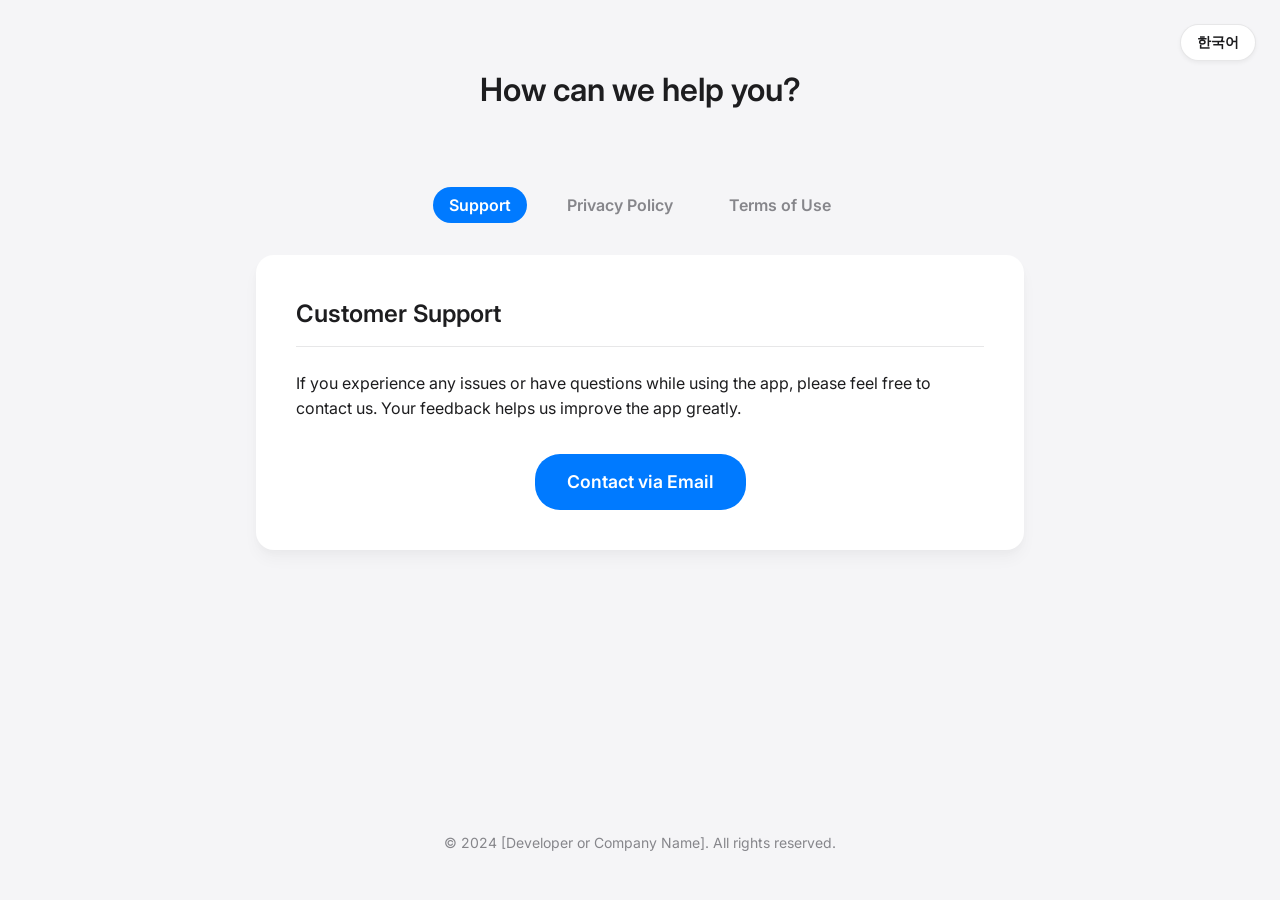
<file: index.html>
<!DOCTYPE html>
<html lang="ko">
<head>
    <meta charset="UTF-8">
    <meta name="viewport" content="width=device-width, initial-scale=1.0">
    <title>App Support</title>
    <link href="https://fonts.googleapis.com/css2?family=Inter:wght@300;400;600&display=swap" rel="stylesheet">
    <style>
        :root {
            /* 애플 스타일의 모던한 컬러 팔레트 */
            --primary-color: #007aff;
            --background-color: #f5f5f7;
            --text-color: #1d1d1f;
            --card-background: #ffffff;
        }

        /* 다크 모드 지원 */
        @media (prefers-color-scheme: dark) {
            :root {
                --primary-color: #0a84ff;
                --background-color: #000000;
                --text-color: #f5f5f7;
                --card-background: #1c1c1e;
            }
        }

        body {
            font-family: 'Inter', -apple-system, BlinkMacSystemFont, "Segoe UI", Roboto, Helvetica, Arial, sans-serif;
            background-color: var(--background-color);
            color: var(--text-color);
            line-height: 1.6;
            margin: 0;
            padding: 0;
            display: flex;
            flex-direction: column;
            min-height: 100vh;
        }

        header {
            text-align: center;
            padding: 4rem 1rem 2rem;
            position: relative;
        }

        header h2 {
            font-size: 2rem;
            font-weight: 600;
            margin: 0 0 0.5rem 0;
        }

        /* 언어 선택 토글 버튼 */
        .lang-toggle {
            position: absolute;
            top: 1.5rem;
            right: 1.5rem;
            background-color: var(--card-background);
            border: 1px solid rgba(134, 134, 139, 0.2);
            padding: 0.5rem 1rem;
            border-radius: 20px;
            cursor: pointer;
            font-size: 0.875rem;
            font-weight: 600;
            color: var(--text-color);
            transition: all 0.2s ease;
            box-shadow: 0 2px 4px rgba(0,0,0,0.05);
            font-family: inherit;
        }

        .lang-toggle:hover {
            transform: translateY(-1px);
            box-shadow: 0 4px 8px rgba(0,0,0,0.1);
            background-color: rgba(134, 134, 139, 0.05);
        }

        main {
            flex: 1;
            max-width: 800px;
            margin: 0 auto;
            padding: 2rem 1rem;
            width: 100%;
            box-sizing: border-box;
        }

        /* 내비게이션 탭 */
        .nav-links {
            display: flex;
            justify-content: center;
            gap: 1.5rem;
            margin-bottom: 2rem;
            flex-wrap: wrap;
        }

        .nav-links button {
            background: none;
            border: none;
            color: #86868b;
            font-size: 1rem;
            font-weight: 600;
            cursor: pointer;
            padding: 0.5rem 1rem;
            border-radius: 20px;
            transition: all 0.2s ease;
            font-family: inherit;
        }

        .nav-links button:hover {
            color: var(--text-color);
            background-color: rgba(134, 134, 139, 0.1);
        }

        .nav-links button.active {
            color: white;
            background-color: var(--primary-color);
        }

        /* 콘텐츠 카드 */
        .section-card {
            background-color: var(--card-background);
            border-radius: 18px;
            padding: 2.5rem;
            box-shadow: 0 4px 6px rgba(0, 0, 0, 0.02), 0 10px 15px rgba(0, 0, 0, 0.03);
        }

        .section-card h2 {
            font-size: 1.5rem;
            font-weight: 600;
            margin-top: 0;
            margin-bottom: 1.5rem;
            border-bottom: 1px solid rgba(134, 134, 139, 0.2);
            padding-bottom: 0.75rem;
        }
        
        .section-card h3 {
            font-size: 1.1rem;
            font-weight: 600;
            margin-top: 1.5rem;
            margin-bottom: 0.5rem;
        }

        /* 연락처 버튼 */
        .contact-action {
            text-align: center;
            margin-top: 2rem;
        }

        .contact-email {
            display: inline-block;
            background-color: var(--primary-color);
            color: white;
            text-decoration: none;
            padding: 0.875rem 2rem;
            border-radius: 25px;
            font-weight: 600;
            font-size: 1.1rem;
            transition: transform 0.2s ease, opacity 0.2s ease;
        }

        .contact-email:hover {
            opacity: 0.9;
            transform: scale(1.02);
        }

        footer {
            text-align: center;
            padding: 3rem 1rem 2rem;
            color: #86868b;
            font-size: 0.875rem;
        }

        /* 탭 전환 애니메이션 */
        .content-section {
            display: none;
            animation: fadeIn 0.3s ease;
        }

        .content-section.active {
            display: block;
        }

        @keyframes fadeIn {
            from { opacity: 0; transform: translateY(10px); }
            to { opacity: 1; transform: translateY(0); }
        }

        /* 언어별 표시 제어 CSS */
        body[data-lang="en"] .lang-ko { display: none !important; }
        body[data-lang="ko"] .lang-en { display: none !important; }

        /* 블록 요소 유지 */
        .content-section p.lang-en, .content-section h2.lang-en, .content-section h3.lang-en,
        .content-section p.lang-ko, .content-section h2.lang-ko, .content-section h3.lang-ko {
            display: block;
        }
        
        /* 인라인 요소 유지 */
        span.lang-en, span.lang-ko {
            display: inline;
        }
    </style>
</head>
<body data-lang="ko">
    <header>
        <button class="lang-toggle" onclick="toggleLanguage()">English</button>
        <h2>
            <span class="lang-ko">무엇을 도와드릴까요?</span>
            <span class="lang-en">How can we help you?</span>
        </h2>
    </header>

    <main>
        <div class="nav-links">
            <button onclick="showSection('support', this)" class="active">
                <span class="lang-ko">고객 지원</span>
                <span class="lang-en">Support</span>
            </button>
            <button onclick="showSection('privacy', this)">
                <span class="lang-ko">개인정보처리방침</span>
                <span class="lang-en">Privacy Policy</span>
            </button>
            <button onclick="showSection('terms', this)">
                <span class="lang-ko">이용약관</span>
                <span class="lang-en">Terms of Use</span>
            </button>
        </div>

        <div class="section-card">
            <!-- 고객 지원 탭 -->
            <section id="support" class="content-section active">
                <h2 class="lang-ko">고객 지원</h2>
                <h2 class="lang-en">Customer Support</h2>
                
                <p class="lang-ko">앱 사용 중 불편한 점이 있으시거나 궁금한 점이 있으시면 언제든지 편하게 문의해 주세요. 의견을 남겨주시면 앱 개선에 큰 도움이 됩니다.</p>
                <p class="lang-en">If you experience any issues or have questions while using the app, please feel free to contact us. Your feedback helps us improve the app greatly.</p>
                
                <div class="contact-action">
                    <a href="mailto:iisjoong.app@icloud.com" class="contact-email">
                        <span class="lang-ko">이메일 문의하기</span>
                        <span class="lang-en">Contact via Email</span>
                    </a>
                </div>
            </section>

            <!-- 개인정보처리방침 탭 -->
            <section id="privacy" class="content-section">
                <h2 class="lang-ko">개인정보처리방침 (Privacy Policy)</h2>
                <h2 class="lang-en">Privacy Policy</h2>
                
                <p class="lang-ko">본 앱은 사용자의 개인정보와 건강 정보를 중요하게 생각하며, 다음과 같이 처리합니다.</p>
                <p class="lang-en">We value your personal information and health data, and handle them as follows.</p>
                
                <h3 class="lang-ko">1. 수집하는 정보</h3>
                <h3 class="lang-en">1. Information We Collect</h3>
                <p class="lang-ko">본 앱은 사용자의 동의를 받은 경우에 한해 Apple HealthKit을 통해 건강 관련 데이터를 읽을 수 있습니다. 예를 들어, 앱 기능 제공을 위해 다음과 같은 데이터에 접근할 수 있습니다.</p>
                <p class="lang-en">With your consent, this app may read health-related data through Apple HealthKit. For example, the app may access the following data to provide its core features.</p>
                <ul class="lang-ko">
                    <li>손목온도</li>
                    <li>수면</li>
                    <li>심박변이</li>
                    <li>심박수</li>
                    <li>혈중 산소</li>
                    <li>호흡수</li>
                </ul>
                <ul class="lang-en">
                    <li>Wrist Temperature</li>
                    <li>Sleep</li>
                    <li>Heart Rate Variability</li>
                    <li>Heart Rate</li>
                    <li>Blood Oxygen</li>
                    <li>Respiratory Rate</li>
                </ul>
                
                <h3 class="lang-ko">2. 정보 이용 목적</h3>
                <h3 class="lang-en">2. Purpose of Use</h3>
                <p class="lang-ko">수집된 정보는 다음 목적에 한해 사용됩니다.</p>
                <p class="lang-en">The collected information is used only for the following purposes.</p>
                <ul class="lang-ko">
                    <li>수면 및 건강 기록 조회 및 분석</li>
                    <li>통계 제공</li>
                    <li>앱의 핵심 기능 제공</li>
                </ul>
                <ul class="lang-en">
                    <li>Viewing and analyzing sleep and health records</li>
                    <li>Providing statistics</li>
                    <li>Providing the core functionality of the app</li>
                </ul>
                
                <h3 class="lang-ko">3. 저장 및 전송</h3>
                <h3 class="lang-en">3. Storage and Transmission</h3>
                <p class="lang-ko">본 앱이 읽은 데이터는 원칙적으로 사용자 기기 내부에서만 처리되며, 별도의 외부 서버로 전송하거나 저장하지 않습니다. 또한 사용자의 건강 데이터를 제3자에게 판매하거나 마케팅 목적으로 공유하지 않습니다.</p>
                <p class="lang-en">Data read by this app is, in principle, processed only on the user’s device and is not transmitted to or stored on external servers. In addition, the app does not sell health data to third parties or share it for marketing purposes.</p>
                
                <h3 class="lang-ko">4. 사용자 통제</h3>
                <h3 class="lang-en">4. User Control</h3>
                <p class="lang-ko">사용자는 언제든지 iPhone의 건강 앱(Health) 또는 설정에서 본 앱의 HealthKit 접근 권한을 확인하고 철회할 수 있습니다.</p>
                <p class="lang-en">You can review and revoke this app’s HealthKit permissions at any time in the iPhone Health app or Settings.</p>
                
                <h3 class="lang-ko">5. 데이터 보관 및 삭제</h3>
                <h3 class="lang-en">5. Data Retention and Deletion</h3>
                <p class="lang-ko">앱 내부에 저장된 데이터는 사용자가 앱을 삭제하면 함께 삭제될 수 있습니다. 단, Apple Health 앱에 저장된 원본 건강 데이터는 Apple의 정책 및 사용자의 기기 설정에 따라 별도로 관리됩니다.</p>
                <p class="lang-en">Data stored within the app may be deleted when the app is removed. However, the original health data stored in the Apple Health app is managed separately according to Apple’s policies and your device settings.</p>
                
                <h3 class="lang-ko">6. 문의</h3>
                <h3 class="lang-en">6. Contact</h3>
                <p class="lang-ko">개인정보 처리와 관련한 문의가 있는 경우 아래 연락처로 문의해 주세요.<br>이메일: iisjoong.app@icloud.com</p>
                <p class="lang-en">If you have any questions regarding privacy, please contact us at:<br>Email: iisjoong.app@icloud.com</p>
            </section>

            <!-- 이용약관 탭 -->
            <section id="terms" class="content-section">
                <h2 class="lang-ko">이용약관 (Terms of Use)</h2>
                <h2 class="lang-en">Terms of Use</h2>
                
                <p class="lang-ko">본 이용약관은 향후 앱 기능 추가에 따라 변경될 수 있으며, 주요 변경 사항이 있을 경우 앱 내 공지를 통해 안내해 드립니다.</p>
                <p class="lang-en">These terms of use may change subject to future app feature additions. In case of major changes, we will notify you through an in-app announcement.</p>
                
                <h3 class="lang-ko">1. 서비스 이용</h3>
                <h3 class="lang-en">1. Use of Service</h3>
                <p class="lang-ko">사용자는 본 약관 및 관련 법령을 준수하여 앱 서비스를 정상적으로 이용할 권리가 있습니다.</p>
                <p class="lang-en">Users have the right to normally use the app services in compliance with these terms and related laws.</p>
                
                <h3 class="lang-ko">2. 면책 조항</h3>
                <h3 class="lang-en">2. Disclaimer</h3>
                <p class="lang-ko">앱을 통해 제공되는 정보나 서비스의 이용으로 인해 발생하는 결과에 대한 모든 책임은 기본적으로 사용자 본인에게 있습니다.</p>
                <p class="lang-en">Users are fundamentally responsible for all consequences arising from the use of information or services provided through the app.</p>
            </section>
        </div>
    </main>

    <footer>
        <p class="lang-ko">&copy; 2024 [개발자 또는 회사 이름]. All rights reserved.</p>
        <p class="lang-en">&copy; 2024 [Developer or Company Name]. All rights reserved.</p>
    </footer>

    <script>
        // 초기 로딩 시 브라우저 언어 감지하여 영어권 사용자면 영어로 셋팅
        document.addEventListener('DOMContentLoaded', () => {
            const userLang = navigator.language || navigator.userLanguage;
            if (userLang.startsWith('en')) {
                setLanguage('en');
            }
        });

        function showSection(sectionId, clickedBtn) {
            // 모든 섹션 숨기기
            document.querySelectorAll('.content-section').forEach(section => {
                section.classList.remove('active');
            });
            // 선택한 섹션만 보이기
            document.getElementById(sectionId).classList.add('active');

            // 탭 버튼 활성화 상태 업데이트
            document.querySelectorAll('.nav-links button').forEach(btn => {
                btn.classList.remove('active');
            });
            clickedBtn.classList.add('active');
        }

        // 언어 토글 함수
        function toggleLanguage() {
            const currentLang = document.body.getAttribute('data-lang');
            if (currentLang === 'ko') {
                setLanguage('en');
            } else {
                setLanguage('ko');
            }
        }

        // 언어 설정 적용
        function setLanguage(lang) {
            document.body.setAttribute('data-lang', lang);
            document.documentElement.lang = lang;
            const toggleBtn = document.querySelector('.lang-toggle');
            if (lang === 'ko') {
                toggleBtn.textContent = 'English';
            } else {
                toggleBtn.textContent = '한국어';
            }
        }
    </script>
</body>
</html>
</file>
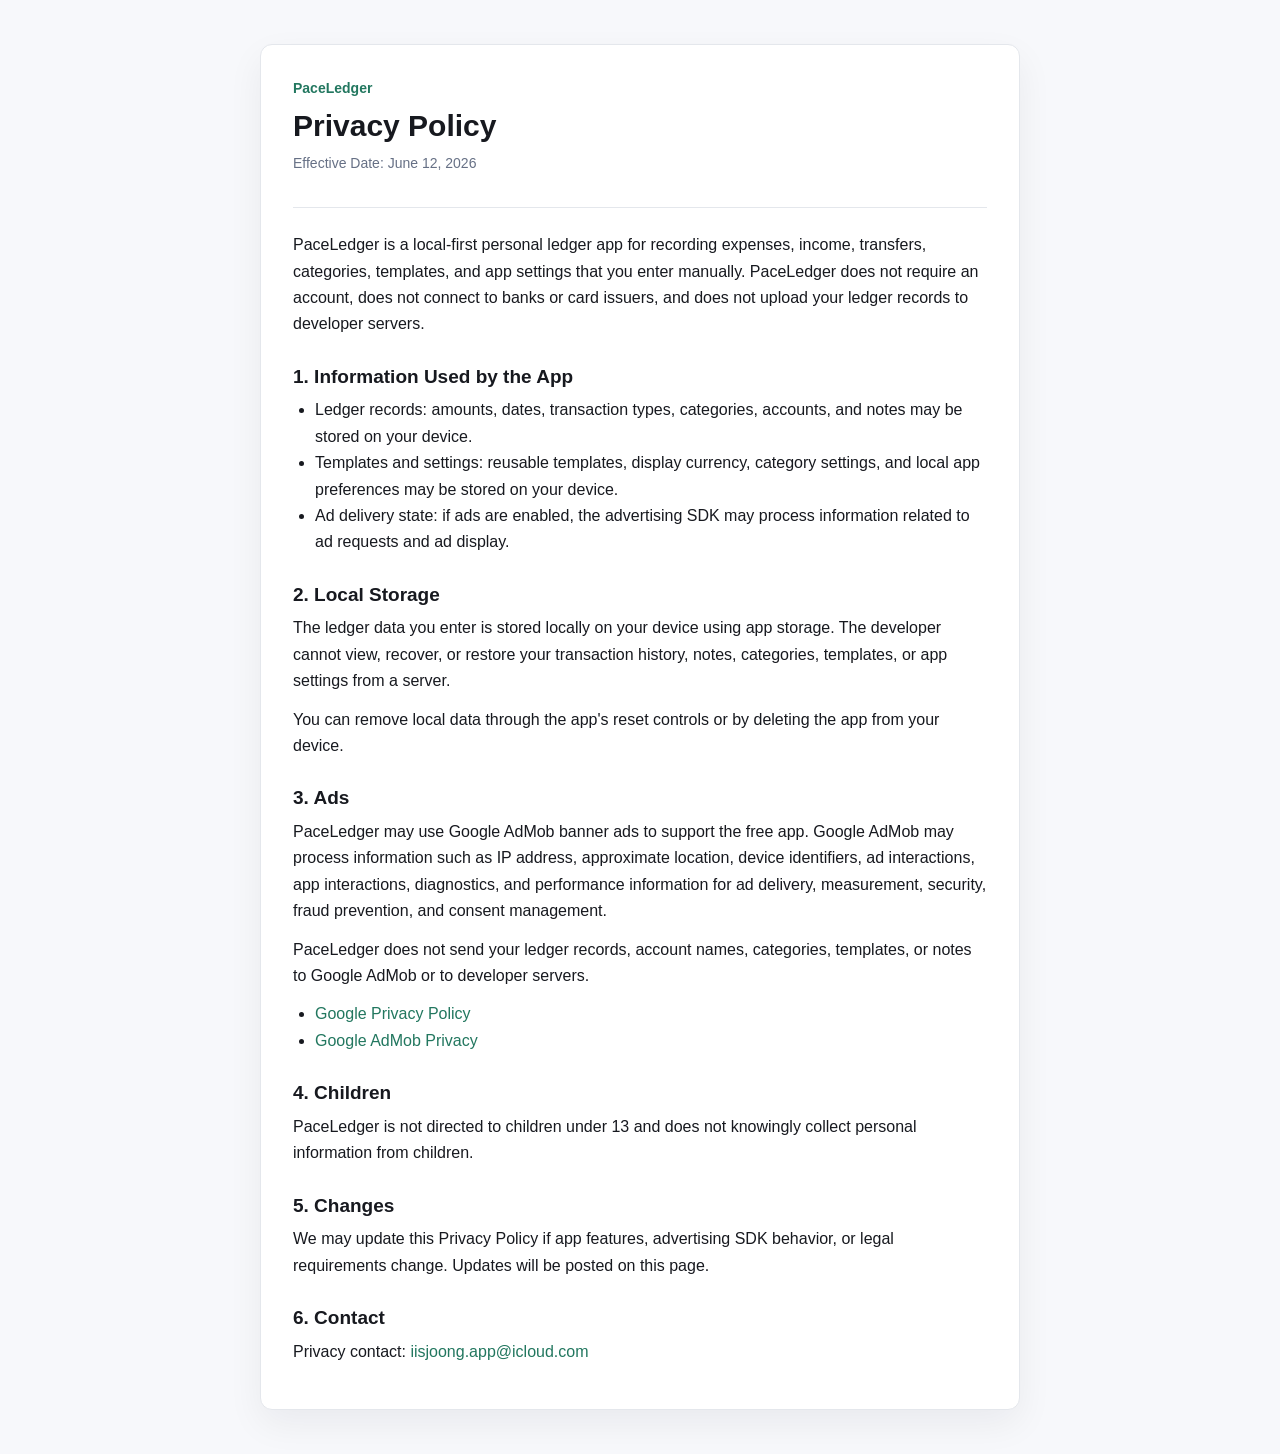
<file: paceledger/index.html>
<!doctype html>
<html lang="en">
<head>
  <meta charset="utf-8">
  <meta name="viewport" content="width=device-width, initial-scale=1">
  <title>PaceLedger Privacy Policy</title>
  <meta name="description" content="Privacy Policy for PaceLedger.">
  <style>
    :root {
      color-scheme: light;
      --bg: #f7f8fb;
      --card: #ffffff;
      --text: #17191f;
      --muted: #667085;
      --line: #e4e7ec;
      --accent: #22775f;
    }

    * {
      box-sizing: border-box;
    }

    body {
      margin: 0;
      background: var(--bg);
      color: var(--text);
      font-family: -apple-system, BlinkMacSystemFont, "Segoe UI", sans-serif;
      line-height: 1.65;
    }

    .page {
      width: min(760px, calc(100% - 32px));
      margin: 0 auto;
      padding: 44px 0;
    }

    .card {
      background: var(--card);
      border: 1px solid var(--line);
      border-radius: 12px;
      padding: 32px;
      box-shadow: 0 14px 36px rgba(16, 24, 40, 0.06);
    }

    .page-header {
      border-bottom: 1px solid var(--line);
      margin-bottom: 24px;
      padding-bottom: 20px;
    }

    h1 {
      margin: 0 0 8px;
      font-size: 30px;
      line-height: 1.2;
      letter-spacing: 0;
    }

    h2 {
      margin: 26px 0 8px;
      font-size: 19px;
      line-height: 1.35;
      letter-spacing: 0;
    }

    p {
      margin: 0 0 12px;
    }

    ul {
      margin: 0 0 12px;
      padding-left: 22px;
    }

    a {
      color: var(--accent);
      text-decoration: none;
    }

    a:hover {
      text-decoration: underline;
    }

    .eyebrow {
      color: var(--accent);
      font-size: 14px;
      font-weight: 700;
      margin-bottom: 8px;
    }

    .muted {
      color: var(--muted);
      font-size: 14px;
    }

    @media (max-width: 560px) {
      .page {
        width: min(100% - 20px, 760px);
        padding: 20px 0;
      }

      .card {
        border-radius: 10px;
        padding: 22px;
      }

      h1 {
        font-size: 25px;
      }
    }
  </style>
</head>
<body>
  <main class="page">
    <article class="card">
      <header class="page-header">
        <div class="eyebrow">PaceLedger</div>
        <h1>Privacy Policy</h1>
        <p class="muted">Effective Date: June 12, 2026</p>
      </header>

      <p>
        PaceLedger is a local-first personal ledger app for recording expenses, income, transfers,
        categories, templates, and app settings that you enter manually. PaceLedger does not
        require an account, does not connect to banks or card issuers, and does not upload your ledger
        records to developer servers.
      </p>

      <h2>1. Information Used by the App</h2>
      <ul>
        <li>Ledger records: amounts, dates, transaction types, categories, accounts, and notes may be stored on your device.</li>
        <li>Templates and settings: reusable templates, display currency, category settings, and local app preferences may be stored on your device.</li>
        <li>Ad delivery state: if ads are enabled, the advertising SDK may process information related to ad requests and ad display.</li>
      </ul>

      <h2>2. Local Storage</h2>
      <p>
        The ledger data you enter is stored locally on your device using app storage. The developer
        cannot view, recover, or restore your transaction history, notes, categories, templates, or
        app settings from a server.
      </p>
      <p>
        You can remove local data through the app's reset controls or by deleting the app from your device.
      </p>

      <h2>3. Ads</h2>
      <p>
        PaceLedger may use Google AdMob banner ads to support the free app. Google AdMob may process
        information such as IP address, approximate location, device identifiers, ad interactions,
        app interactions, diagnostics, and performance information for ad delivery, measurement,
        security, fraud prevention, and consent management.
      </p>
      <p>
        PaceLedger does not send your ledger records, account names, categories, templates, or notes
        to Google AdMob or to developer servers.
      </p>
      <ul>
        <li><a href="https://policies.google.com/privacy" rel="noopener">Google Privacy Policy</a></li>
        <li><a href="https://developers.google.com/admob/ios/privacy" rel="noopener">Google AdMob Privacy</a></li>
      </ul>

      <h2>4. Children</h2>
      <p>
        PaceLedger is not directed to children under 13 and does not knowingly collect personal
        information from children.
      </p>

      <h2>5. Changes</h2>
      <p>
        We may update this Privacy Policy if app features, advertising SDK behavior, or legal
        requirements change. Updates will be posted on this page.
      </p>

      <h2>6. Contact</h2>
      <p>
        Privacy contact: <a href="mailto:iisjoong.app@icloud.com">iisjoong.app@icloud.com</a>
      </p>
    </article>
  </main>
</body>
</html>
</file>
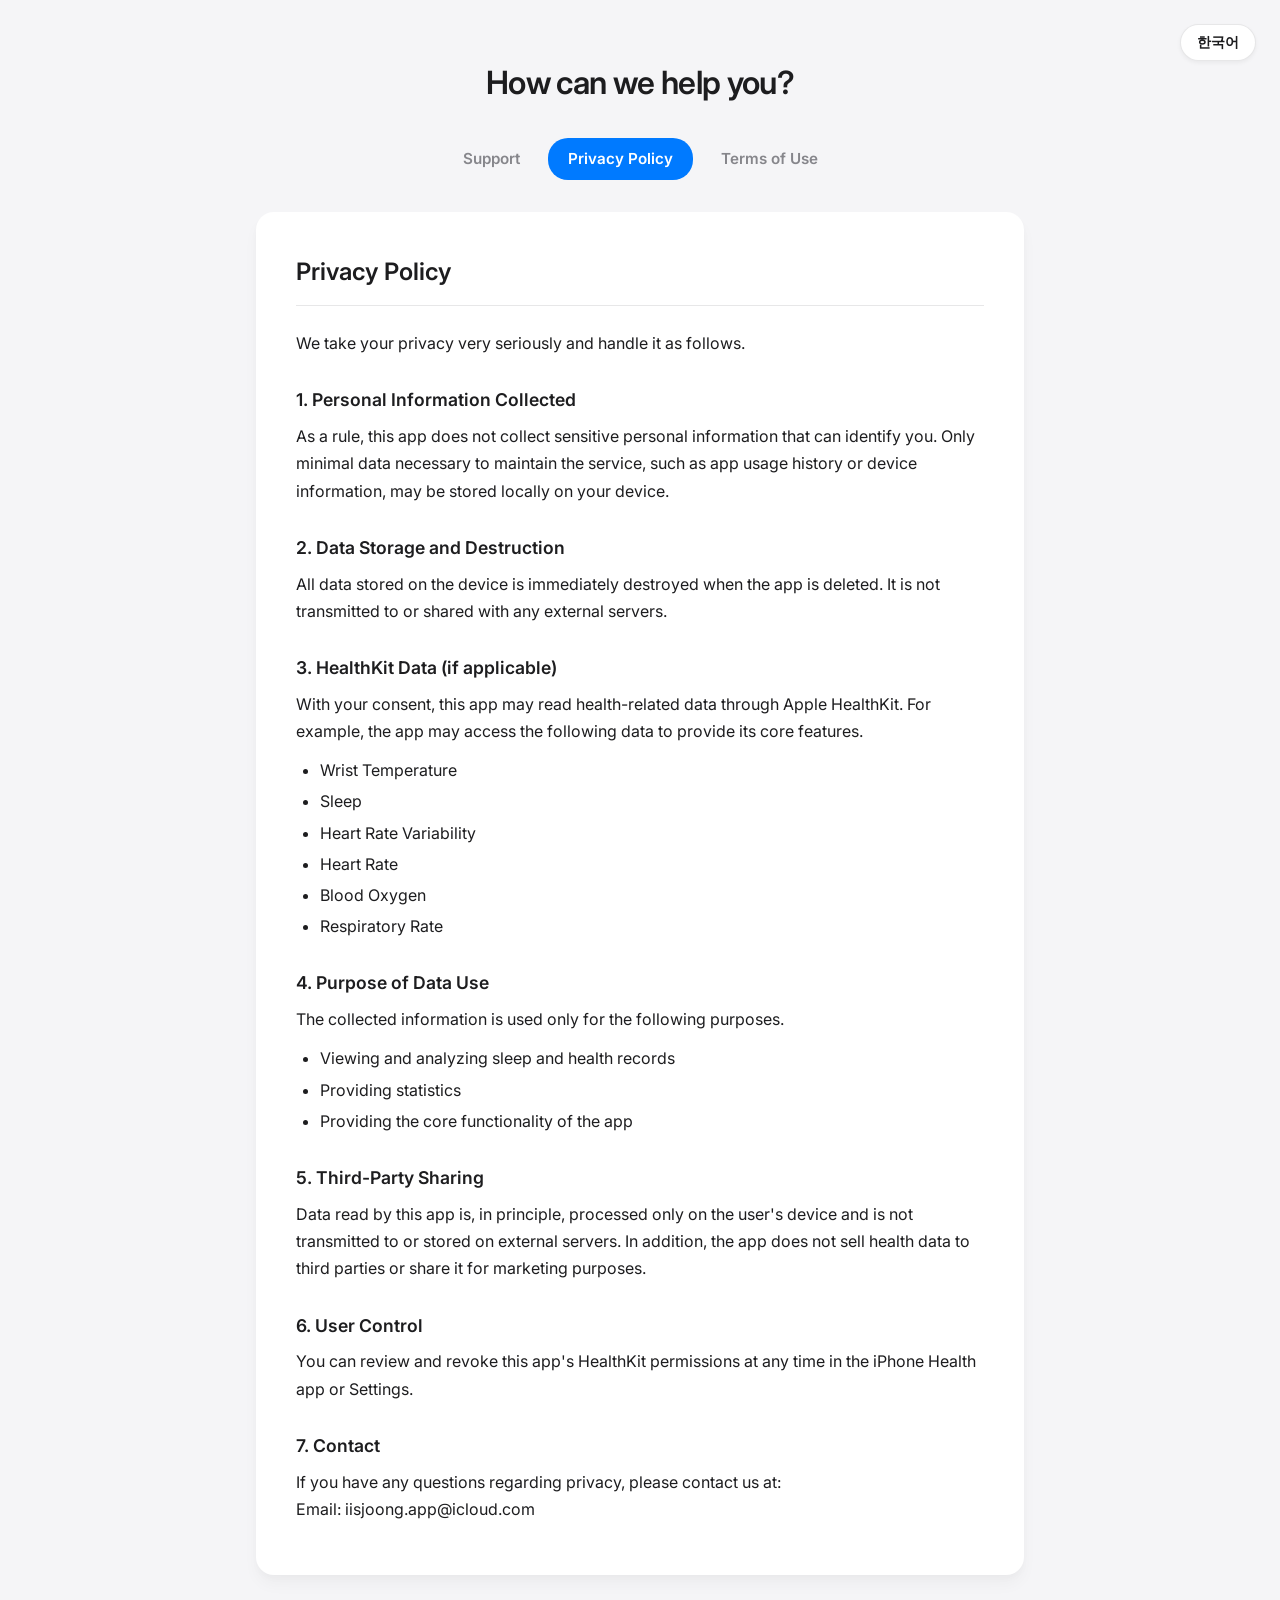
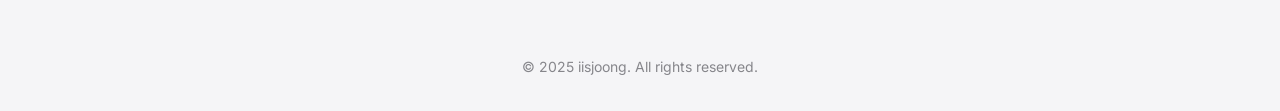
<file: privacy/index.html>
<!DOCTYPE html>
<html lang="ko">
<head>
    <meta charset="UTF-8">
    <meta name="viewport" content="width=device-width, initial-scale=1.0">
    <title>개인정보 처리방침 - App Support</title>
    <meta name="description" content="앱의 개인정보 수집 및 처리에 관한 방침입니다.">
    <link href="https://fonts.googleapis.com/css2?family=Inter:wght@300;400;600&display=swap" rel="stylesheet">
    <link rel="stylesheet" href="../style.css">
</head>
<body data-lang="ko">
    <header>
        <button class="lang-toggle" onclick="toggleLanguage()">English</button>
        <h1>
            <span class="lang-ko">무엇을 도와드릴까요?</span>
            <span class="lang-en">How can we help you?</span>
        </h1>
    </header>

    <nav class="nav-links">
        <a href="../support/">
            <span class="lang-ko">고객 지원</span>
            <span class="lang-en">Support</span>
        </a>
        <a href="../privacy/" class="active">
            <span class="lang-ko">개인정보처리방침</span>
            <span class="lang-en">Privacy Policy</span>
        </a>
        <a href="../terms/">
            <span class="lang-ko">이용약관</span>
            <span class="lang-en">Terms of Use</span>
        </a>
    </nav>

    <main>
        <div class="section-card">
            <h2 class="lang-ko">개인정보 처리방침</h2>
            <h2 class="lang-en">Privacy Policy</h2>

            <p class="lang-ko">본 앱은 사용자의 개인정보를 매우 중요하게 생각하며, 다음과 같이 처리하고 있습니다.</p>
            <p class="lang-en">We take your privacy very seriously and handle it as follows.</p>

            <h3 class="lang-ko">1. 수집하는 개인정보</h3>
            <h3 class="lang-en">1. Personal Information Collected</h3>
            <p class="lang-ko">본 앱은 원칙적으로 사용자를 식별할 수 있는 민감한 개인정보를 수집하지 않습니다. 앱 사용 기록이나 기기 정보 등 서비스 유지에 꼭 필요한 최소한의 데이터만 로컬(기기 내부)에 저장될 수 있습니다.</p>
            <p class="lang-en">As a rule, this app does not collect sensitive personal information that can identify you. Only minimal data necessary to maintain the service, such as app usage history or device information, may be stored locally on your device.</p>

            <h3 class="lang-ko">2. 데이터의 보관 및 파기</h3>
            <h3 class="lang-en">2. Data Storage and Destruction</h3>
            <p class="lang-ko">앱 삭제 시 기기 내부에 저장된 모든 데이터는 즉시 파기됩니다. 별도의 외부 서버로 전송되거나 공유되지 않습니다.</p>
            <p class="lang-en">All data stored on the device is immediately destroyed when the app is deleted. It is not transmitted to or shared with any external servers.</p>

            <h3 class="lang-ko">3. HealthKit 데이터 (해당되는 경우)</h3>
            <h3 class="lang-en">3. HealthKit Data (if applicable)</h3>
            <p class="lang-ko">본 앱은 사용자의 동의를 받은 경우에 한해 Apple HealthKit을 통해 건강 관련 데이터를 읽을 수 있습니다. 예를 들어, 앱 기능 제공을 위해 다음과 같은 데이터에 접근할 수 있습니다.</p>
            <p class="lang-en">With your consent, this app may read health-related data through Apple HealthKit. For example, the app may access the following data to provide its core features.</p>
            <ul class="lang-ko">
                <li>손목온도</li>
                <li>수면</li>
                <li>심박변이</li>
                <li>심박수</li>
                <li>혈중 산소</li>
                <li>호흡수</li>
            </ul>
            <ul class="lang-en">
                <li>Wrist Temperature</li>
                <li>Sleep</li>
                <li>Heart Rate Variability</li>
                <li>Heart Rate</li>
                <li>Blood Oxygen</li>
                <li>Respiratory Rate</li>
            </ul>

            <h3 class="lang-ko">4. 데이터 사용 목적</h3>
            <h3 class="lang-en">4. Purpose of Data Use</h3>
            <p class="lang-ko">수집된 정보는 다음 목적에 한해 사용됩니다.</p>
            <p class="lang-en">The collected information is used only for the following purposes.</p>
            <ul class="lang-ko">
                <li>수면 및 건강 기록 조회 및 분석</li>
                <li>통계 제공</li>
                <li>앱의 핵심 기능 제공</li>
            </ul>
            <ul class="lang-en">
                <li>Viewing and analyzing sleep and health records</li>
                <li>Providing statistics</li>
                <li>Providing the core functionality of the app</li>
            </ul>

            <h3 class="lang-ko">5. 제3자 공유</h3>
            <h3 class="lang-en">5. Third-Party Sharing</h3>
            <p class="lang-ko">본 앱이 읽은 데이터는 원칙적으로 사용자 기기 내부에서만 처리되며, 별도의 외부 서버로 전송하거나 저장하지 않습니다. 또한 사용자의 건강 데이터를 제3자에게 판매하거나 마케팅 목적으로 공유하지 않습니다.</p>
            <p class="lang-en">Data read by this app is, in principle, processed only on the user's device and is not transmitted to or stored on external servers. In addition, the app does not sell health data to third parties or share it for marketing purposes.</p>

            <h3 class="lang-ko">6. 사용자 권한</h3>
            <h3 class="lang-en">6. User Control</h3>
            <p class="lang-ko">사용자는 언제든지 iPhone의 건강 앱(Health) 또는 설정에서 본 앱의 HealthKit 접근 권한을 확인하고 철회할 수 있습니다.</p>
            <p class="lang-en">You can review and revoke this app's HealthKit permissions at any time in the iPhone Health app or Settings.</p>

            <h3 class="lang-ko">7. 문의</h3>
            <h3 class="lang-en">7. Contact</h3>
            <p class="lang-ko">개인정보 처리와 관련한 문의가 있는 경우 아래 연락처로 문의해 주세요.<br>이메일: iisjoong.app@icloud.com</p>
            <p class="lang-en">If you have any questions regarding privacy, please contact us at:<br>Email: iisjoong.app@icloud.com</p>
        </div>
    </main>

    <footer>
        <p class="lang-ko">&copy; 2025 iisjoong. All rights reserved.</p>
        <p class="lang-en">&copy; 2025 iisjoong. All rights reserved.</p>
    </footer>

    <script src="../script.js"></script>
</body>
</html>
</file>
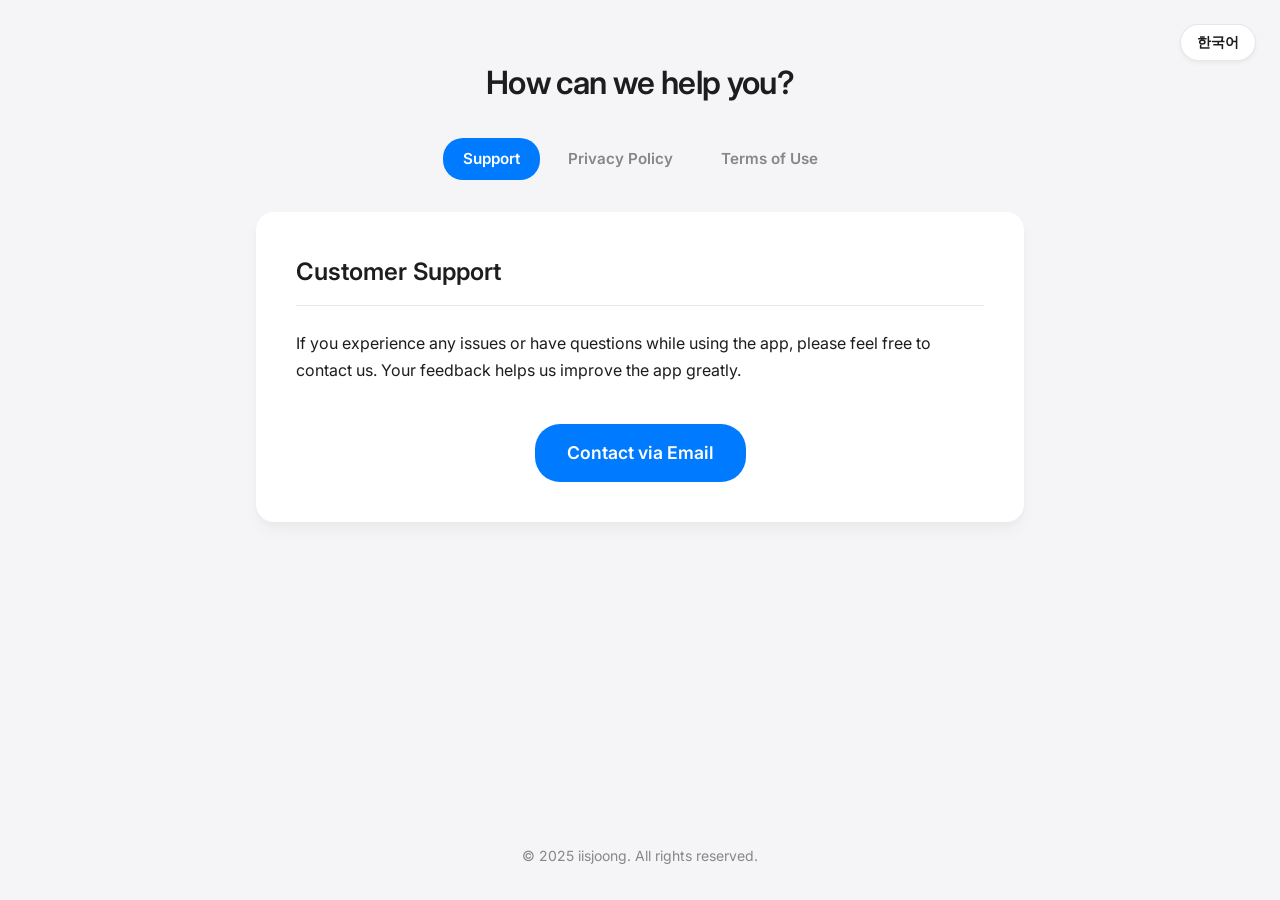
<file: support/index.html>
<!DOCTYPE html>
<html lang="ko">
<head>
    <meta charset="UTF-8">
    <meta name="viewport" content="width=device-width, initial-scale=1.0">
    <title>고객 지원 - App Support</title>
    <meta name="description" content="앱 사용 관련 문의 및 피드백을 보내주세요.">
    <link href="https://fonts.googleapis.com/css2?family=Inter:wght@300;400;600&display=swap" rel="stylesheet">
    <link rel="stylesheet" href="../style.css">
</head>
<body data-lang="ko">
    <header>
        <button class="lang-toggle" onclick="toggleLanguage()">English</button>
        <h1>
            <span class="lang-ko">무엇을 도와드릴까요?</span>
            <span class="lang-en">How can we help you?</span>
        </h1>
    </header>

    <nav class="nav-links">
        <a href="../support/" class="active">
            <span class="lang-ko">고객 지원</span>
            <span class="lang-en">Support</span>
        </a>
        <a href="../privacy/">
            <span class="lang-ko">개인정보처리방침</span>
            <span class="lang-en">Privacy Policy</span>
        </a>
        <a href="../terms/">
            <span class="lang-ko">이용약관</span>
            <span class="lang-en">Terms of Use</span>
        </a>
    </nav>

    <main>
        <div class="section-card">
            <h2 class="lang-ko">고객 지원</h2>
            <h2 class="lang-en">Customer Support</h2>

            <p class="lang-ko">앱 사용 중 불편한 점이 있으시거나 궁금한 점이 있으시면 언제든지 편하게 문의해 주세요. 의견을 남겨주시면 앱 개선에 큰 도움이 됩니다.</p>
            <p class="lang-en">If you experience any issues or have questions while using the app, please feel free to contact us. Your feedback helps us improve the app greatly.</p>

            <div class="contact-action">
                <a href="mailto:iisjoong.app@icloud.com" class="contact-email">
                    <span class="lang-ko">이메일 문의하기</span>
                    <span class="lang-en">Contact via Email</span>
                </a>
            </div>
        </div>
    </main>

    <footer>
        <p class="lang-ko">&copy; 2025 iisjoong. All rights reserved.</p>
        <p class="lang-en">&copy; 2025 iisjoong. All rights reserved.</p>
    </footer>

    <script src="../script.js"></script>
</body>
</html>
</file>
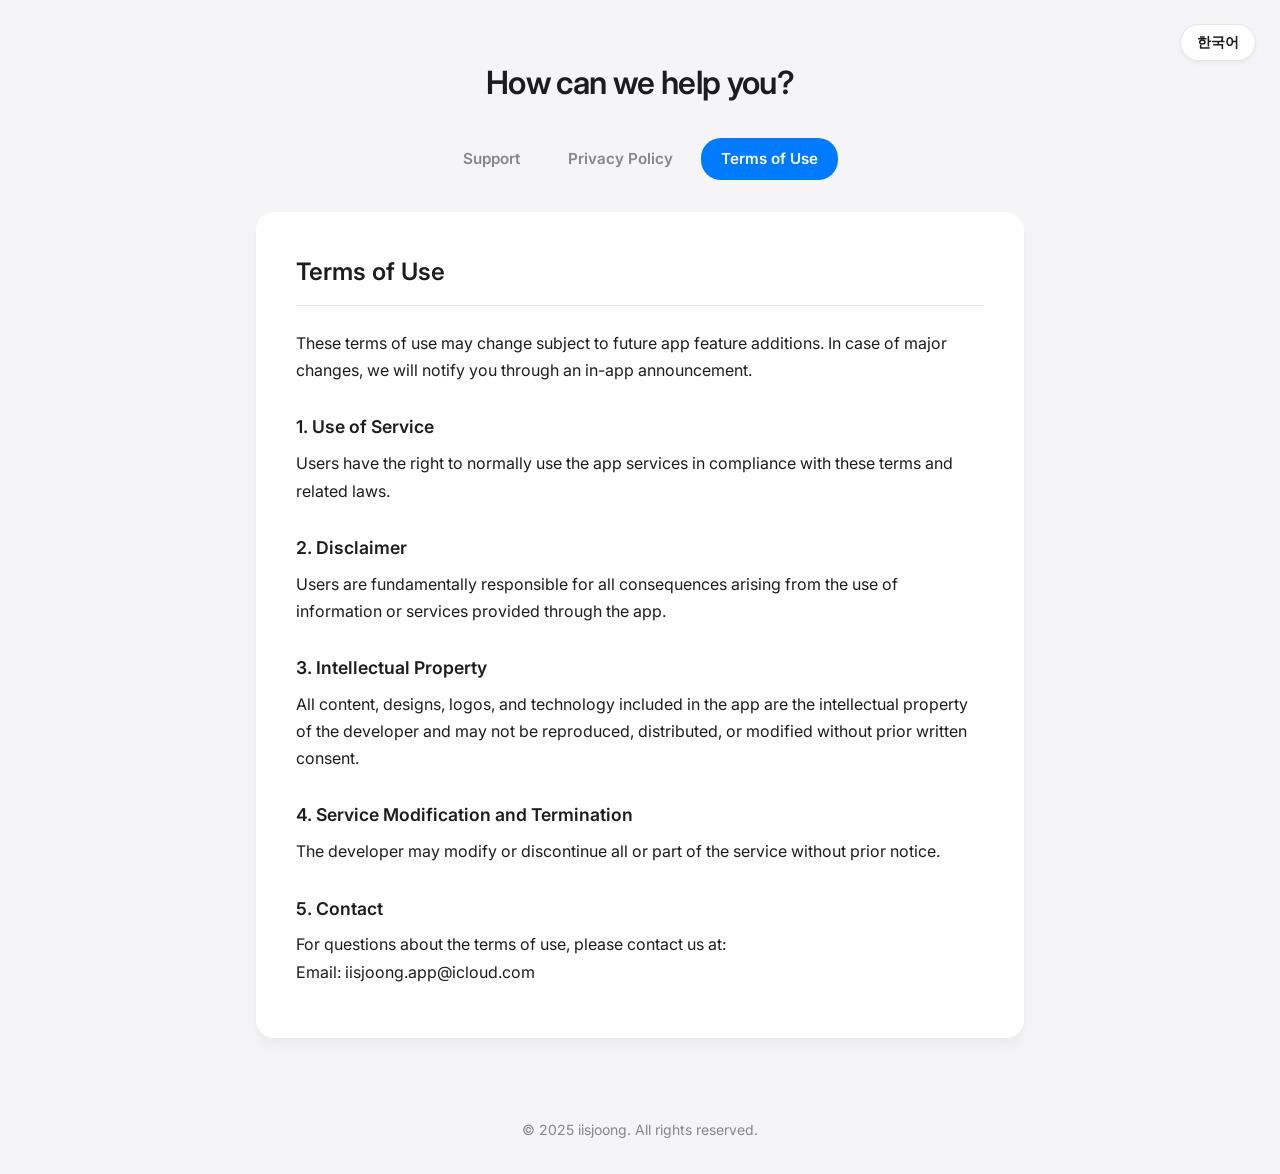
<file: terms/index.html>
<!DOCTYPE html>
<html lang="ko">
<head>
    <meta charset="UTF-8">
    <meta name="viewport" content="width=device-width, initial-scale=1.0">
    <title>이용약관 - App Support</title>
    <meta name="description" content="앱 서비스 이용에 관한 약관입니다.">
    <link href="https://fonts.googleapis.com/css2?family=Inter:wght@300;400;600&display=swap" rel="stylesheet">
    <link rel="stylesheet" href="../style.css">
</head>
<body data-lang="ko">
    <header>
        <button class="lang-toggle" onclick="toggleLanguage()">English</button>
        <h1>
            <span class="lang-ko">무엇을 도와드릴까요?</span>
            <span class="lang-en">How can we help you?</span>
        </h1>
    </header>

    <nav class="nav-links">
        <a href="../support/">
            <span class="lang-ko">고객 지원</span>
            <span class="lang-en">Support</span>
        </a>
        <a href="../privacy/">
            <span class="lang-ko">개인정보처리방침</span>
            <span class="lang-en">Privacy Policy</span>
        </a>
        <a href="../terms/" class="active">
            <span class="lang-ko">이용약관</span>
            <span class="lang-en">Terms of Use</span>
        </a>
    </nav>

    <main>
        <div class="section-card">
            <h2 class="lang-ko">이용약관</h2>
            <h2 class="lang-en">Terms of Use</h2>

            <p class="lang-ko">본 이용약관은 향후 앱 기능 추가에 따라 변경될 수 있으며, 주요 변경 사항이 있을 경우 앱 내 공지를 통해 안내해 드립니다.</p>
            <p class="lang-en">These terms of use may change subject to future app feature additions. In case of major changes, we will notify you through an in-app announcement.</p>

            <h3 class="lang-ko">1. 서비스 이용</h3>
            <h3 class="lang-en">1. Use of Service</h3>
            <p class="lang-ko">사용자는 본 약관 및 관련 법령을 준수하여 앱 서비스를 정상적으로 이용할 권리가 있습니다.</p>
            <p class="lang-en">Users have the right to normally use the app services in compliance with these terms and related laws.</p>

            <h3 class="lang-ko">2. 면책 조항</h3>
            <h3 class="lang-en">2. Disclaimer</h3>
            <p class="lang-ko">앱을 통해 제공되는 정보나 서비스의 이용으로 인해 발생하는 결과에 대한 모든 책임은 기본적으로 사용자 본인에게 있습니다.</p>
            <p class="lang-en">Users are fundamentally responsible for all consequences arising from the use of information or services provided through the app.</p>

            <h3 class="lang-ko">3. 지식 재산권</h3>
            <h3 class="lang-en">3. Intellectual Property</h3>
            <p class="lang-ko">앱에 포함된 모든 콘텐츠, 디자인, 로고 및 기술은 개발자의 지식 재산이며, 사전 서면 동의 없이 복제, 배포, 수정할 수 없습니다.</p>
            <p class="lang-en">All content, designs, logos, and technology included in the app are the intellectual property of the developer and may not be reproduced, distributed, or modified without prior written consent.</p>

            <h3 class="lang-ko">4. 서비스 변경 및 중단</h3>
            <h3 class="lang-en">4. Service Modification and Termination</h3>
            <p class="lang-ko">개발자는 서비스의 전부 또는 일부를 사전 통지 없이 변경하거나 중단할 수 있습니다.</p>
            <p class="lang-en">The developer may modify or discontinue all or part of the service without prior notice.</p>

            <h3 class="lang-ko">5. 문의</h3>
            <h3 class="lang-en">5. Contact</h3>
            <p class="lang-ko">이용약관에 관한 문의는 아래 연락처로 보내주세요.<br>이메일: iisjoong.app@icloud.com</p>
            <p class="lang-en">For questions about the terms of use, please contact us at:<br>Email: iisjoong.app@icloud.com</p>
        </div>
    </main>

    <footer>
        <p class="lang-ko">&copy; 2025 iisjoong. All rights reserved.</p>
        <p class="lang-en">&copy; 2025 iisjoong. All rights reserved.</p>
    </footer>

    <script src="../script.js"></script>
</body>
</html>
</file>
<file: style.css>
:root {
    --primary-color: #007aff;
    --background-color: #f5f5f7;
    --text-color: #1d1d1f;
    --card-background: #ffffff;
    --subtle-text: #86868b;
    --border-color: rgba(134, 134, 139, 0.2);
}

@media (prefers-color-scheme: dark) {
    :root {
        --primary-color: #0a84ff;
        --background-color: #000000;
        --text-color: #f5f5f7;
        --card-background: #1c1c1e;
        --border-color: rgba(134, 134, 139, 0.3);
    }
}

* {
    margin: 0;
    padding: 0;
    box-sizing: border-box;
}

body {
    font-family: 'Inter', -apple-system, BlinkMacSystemFont, "Segoe UI", Roboto, Helvetica, Arial, sans-serif;
    background-color: var(--background-color);
    color: var(--text-color);
    line-height: 1.7;
    min-height: 100vh;
    display: flex;
    flex-direction: column;
}

/* Header */
header {
    text-align: center;
    padding: 3.5rem 1rem 1.5rem;
    position: relative;
}

header h1 {
    font-size: 2rem;
    font-weight: 600;
    margin: 0 0 0.25rem 0;
    letter-spacing: -0.02em;
}

header p {
    color: var(--subtle-text);
    font-size: 1rem;
}

/* Language Toggle */
.lang-toggle {
    position: absolute;
    top: 1.5rem;
    right: 1.5rem;
    background-color: var(--card-background);
    border: 1px solid var(--border-color);
    padding: 0.5rem 1rem;
    border-radius: 20px;
    cursor: pointer;
    font-size: 0.875rem;
    font-weight: 600;
    color: var(--text-color);
    transition: all 0.2s ease;
    box-shadow: 0 2px 4px rgba(0,0,0,0.05);
    font-family: inherit;
}

.lang-toggle:hover {
    transform: translateY(-1px);
    box-shadow: 0 4px 8px rgba(0,0,0,0.1);
    background-color: rgba(134, 134, 139, 0.05);
}

/* Navigation */
.nav-links {
    display: flex;
    justify-content: center;
    gap: 0.5rem;
    margin: 0 auto 2rem;
    max-width: 800px;
    padding: 0 1rem;
    flex-wrap: wrap;
}

.nav-links a {
    text-decoration: none;
    color: var(--subtle-text);
    font-size: 0.95rem;
    font-weight: 600;
    padding: 0.5rem 1.25rem;
    border-radius: 20px;
    transition: all 0.2s ease;
    font-family: inherit;
}

.nav-links a:hover {
    color: var(--text-color);
    background-color: rgba(134, 134, 139, 0.1);
}

.nav-links a.active {
    color: white;
    background-color: var(--primary-color);
}

/* Main Content */
main {
    flex: 1;
    max-width: 800px;
    margin: 0 auto;
    padding: 0 1rem 2rem;
    width: 100%;
}

/* Content Card */
.section-card {
    background-color: var(--card-background);
    border-radius: 18px;
    padding: 2.5rem;
    box-shadow: 0 4px 6px rgba(0, 0, 0, 0.02), 0 10px 15px rgba(0, 0, 0, 0.03);
    animation: fadeIn 0.4s ease;
}

.section-card h2 {
    font-size: 1.5rem;
    font-weight: 600;
    margin-top: 0;
    margin-bottom: 1.5rem;
    border-bottom: 1px solid var(--border-color);
    padding-bottom: 0.75rem;
}

.section-card h3 {
    font-size: 1.1rem;
    font-weight: 600;
    margin-top: 1.75rem;
    margin-bottom: 0.5rem;
}

.section-card p {
    margin-bottom: 0.75rem;
}

.section-card ul {
    padding-left: 1.5rem;
    margin-bottom: 0.75rem;
}

.section-card ul li {
    margin-bottom: 0.25rem;
}

/* Contact Button */
.contact-action {
    text-align: center;
    margin-top: 2.5rem;
}

.contact-email {
    display: inline-block;
    background-color: var(--primary-color);
    color: white;
    text-decoration: none;
    padding: 0.875rem 2rem;
    border-radius: 25px;
    font-weight: 600;
    font-size: 1.1rem;
    transition: transform 0.2s ease, opacity 0.2s ease;
}

.contact-email:hover {
    opacity: 0.9;
    transform: scale(1.02);
}

/* Footer */
footer {
    text-align: center;
    padding: 3rem 1rem 2rem;
    color: var(--subtle-text);
    font-size: 0.875rem;
}

/* Animation */
@keyframes fadeIn {
    from { opacity: 0; transform: translateY(10px); }
    to { opacity: 1; transform: translateY(0); }
}

/* Language visibility control */
body[data-lang="en"] .lang-ko { display: none !important; }
body[data-lang="ko"] .lang-en { display: none !important; }

.section-card p.lang-en, .section-card h2.lang-en, .section-card h3.lang-en,
.section-card p.lang-ko, .section-card h2.lang-ko, .section-card h3.lang-ko {
    display: block;
}

span.lang-en, span.lang-ko {
    display: inline;
}

/* Landing page cards */
.page-cards {
    display: grid;
    grid-template-columns: 1fr;
    gap: 1rem;
    max-width: 800px;
    margin: 0 auto;
    padding: 0 1rem 2rem;
}

.page-card {
    display: flex;
    align-items: center;
    gap: 1.25rem;
    background-color: var(--card-background);
    border-radius: 18px;
    padding: 1.75rem 2rem;
    text-decoration: none;
    color: var(--text-color);
    box-shadow: 0 4px 6px rgba(0, 0, 0, 0.02), 0 10px 15px rgba(0, 0, 0, 0.03);
    transition: all 0.25s ease;
    animation: fadeIn 0.4s ease;
}

.page-card:nth-child(2) { animation-delay: 0.08s; }
.page-card:nth-child(3) { animation-delay: 0.16s; }

.page-card:hover {
    transform: translateY(-2px);
    box-shadow: 0 8px 20px rgba(0, 0, 0, 0.06), 0 16px 30px rgba(0, 0, 0, 0.06);
}

.page-card .card-icon {
    font-size: 2rem;
    width: 56px;
    height: 56px;
    display: flex;
    align-items: center;
    justify-content: center;
    border-radius: 14px;
    flex-shrink: 0;
}

.page-card .card-icon.support-icon {
    background: linear-gradient(135deg, #007aff, #5ac8fa);
}

.page-card .card-icon.privacy-icon {
    background: linear-gradient(135deg, #34c759, #30d158);
}

.page-card .card-icon.terms-icon {
    background: linear-gradient(135deg, #ff9500, #ff6723);
}

.page-card .card-content h3 {
    font-size: 1.1rem;
    font-weight: 600;
    margin: 0 0 0.25rem 0;
}

.page-card .card-content p {
    font-size: 0.9rem;
    color: var(--subtle-text);
    margin: 0;
}

.page-card .card-arrow {
    margin-left: auto;
    color: var(--subtle-text);
    font-size: 1.25rem;
    flex-shrink: 0;
}

@media (max-width: 600px) {
    header {
        padding: 3rem 1rem 1rem;
    }
    header h1 {
        font-size: 1.6rem;
    }
    .section-card {
        padding: 1.75rem;
        border-radius: 14px;
    }
    .page-card {
        padding: 1.25rem 1.5rem;
        border-radius: 14px;
    }
    .lang-toggle {
        top: 1rem;
        right: 1rem;
        font-size: 0.8rem;
        padding: 0.4rem 0.8rem;
    }
}
</file>
